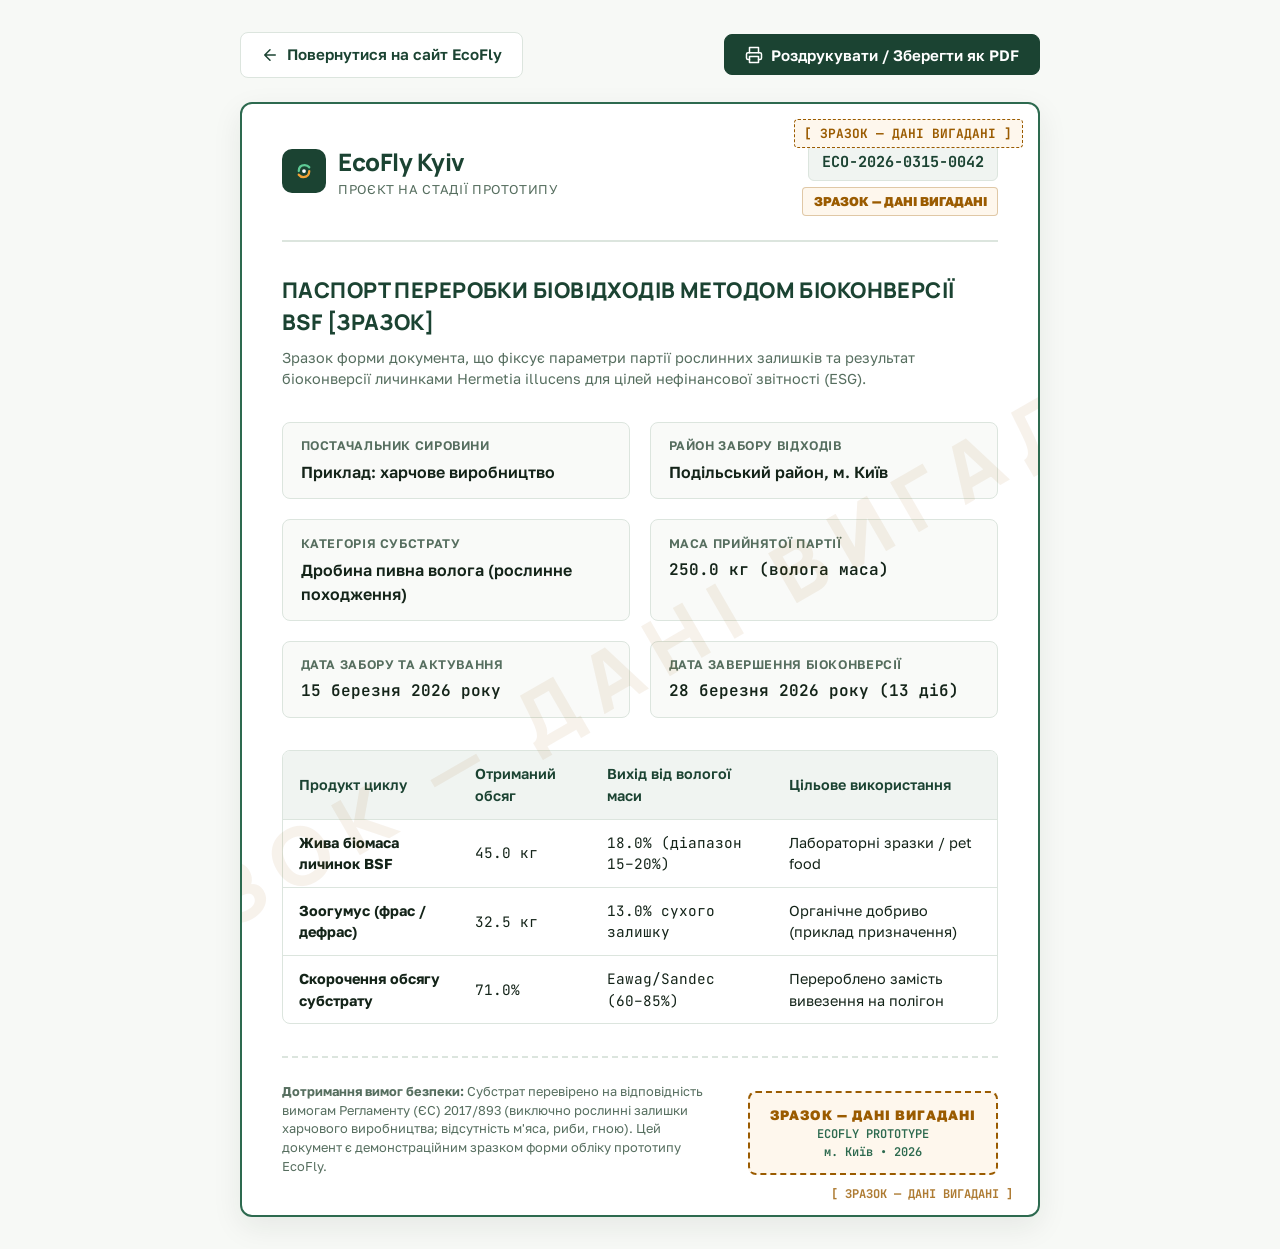
<file: assets/ecofly-passport-sample.html>
<!DOCTYPE html>
<html lang="uk">
<head>
  <meta charset="UTF-8">
  <meta name="viewport" content="width=device-width, initial-scale=1.0">
  <title>EcoFly — Зразок паспорта партії (ЗРАЗОК / SPECIMEN)</title>
  <link rel="preconnect" href="https://fonts.googleapis.com">
  <link rel="preconnect" href="https://fonts.gstatic.com" crossorigin>
  <link href="https://fonts.googleapis.com/css2?family=Golos+Text:wght@400;500;600&family=JetBrains+Mono:wght@400;600;700&family=Manrope:wght@600;700;800&display=swap" rel="stylesheet">
  <style>
    :root {
      --bg-page: #F7F9F6;
      --card-bg: #FFFFFF;
      --text-main: #142419;
      --text-muted: #566E5F;
      --brand-pine: #1B4332;
      --brand-forest: #2D6A4F;
      --accent-amber: #9A5B00;
      --border: #DCE5DE;
    }
    * { box-sizing: border-box; margin: 0; padding: 0; }
    body {
      font-family: 'Golos Text', -apple-system, BlinkMacSystemFont, 'Segoe UI', Roboto, sans-serif;
      background: var(--bg-page);
      color: var(--text-main);
      padding: 2rem 1rem;
      line-height: 1.5;
    }
    .container {
      max-width: 800px;
      margin: 0 auto;
    }
    .top-actions {
      display: flex;
      justify-content: space-between;
      align-items: center;
      margin-bottom: 1.5rem;
      gap: 1rem;
      flex-wrap: wrap;
    }
    .btn {
      display: inline-flex;
      align-items: center;
      gap: 0.5rem;
      padding: 0.65rem 1.25rem;
      font-size: 0.95rem;
      font-weight: 600;
      border-radius: 8px;
      cursor: pointer;
      text-decoration: none;
      transition: all 0.2s ease;
      font-family: inherit;
    }
    .btn-primary {
      background: var(--brand-pine);
      color: #FFFFFF;
      border: 1px solid var(--brand-pine);
    }
    .btn-primary:hover {
      background: var(--brand-forest);
    }
    .btn-outline {
      background: #FFFFFF;
      color: var(--brand-pine);
      border: 1px solid var(--border);
    }
    .btn-outline:hover {
      background: #F0F4F1;
    }
    .passport-card {
      background: var(--card-bg);
      border: 2px solid var(--brand-forest);
      border-radius: 12px;
      padding: 2.5rem;
      position: relative;
      overflow: hidden;
      box-shadow: 0 10px 30px rgba(20, 36, 25, 0.08);
    }
    .watermark {
      position: absolute;
      top: 50%;
      left: 50%;
      transform: translate(-50%, -50%) rotate(-30deg);
      font-family: 'Manrope', sans-serif;
      font-size: 5rem;
      font-weight: 800;
      color: rgba(154, 91, 0, 0.08);
      pointer-events: none;
      user-select: none;
      white-space: nowrap;
      text-transform: uppercase;
      letter-spacing: 0.2em;
    }
    .watermark-corner {
      position: absolute;
      top: 15px;
      right: 15px;
      font-family: 'JetBrains Mono', monospace;
      font-size: 0.8rem;
      font-weight: 700;
      background: #FEF7ED;
      color: var(--accent-amber);
      border: 1px dashed var(--accent-amber);
      padding: 0.25rem 0.6rem;
      border-radius: 4px;
      text-transform: uppercase;
    }
    .watermark-bottom {
      position: absolute;
      bottom: 12px;
      right: 25px;
      font-family: 'JetBrains Mono', monospace;
      font-size: 0.75rem;
      font-weight: 700;
      color: var(--accent-amber);
      opacity: 0.8;
      text-transform: uppercase;
    }
    .doc-header {
      display: flex;
      justify-content: space-between;
      align-items: flex-start;
      border-bottom: 2px solid var(--border);
      padding-bottom: 1.5rem;
      margin-bottom: 2rem;
      gap: 1rem;
    }
    .logo-area {
      display: flex;
      align-items: center;
      gap: 0.75rem;
    }
    .logo-mark {
      width: 44px;
      height: 44px;
      background: var(--brand-pine);
      border-radius: 10px;
      display: flex;
      align-items: center;
      justify-content: center;
      color: #FFFFFF;
    }
    .brand-title {
      font-family: 'Manrope', sans-serif;
      font-size: 1.5rem;
      font-weight: 800;
      letter-spacing: -0.02em;
      color: var(--brand-pine);
    }
    .brand-sub {
      font-size: 0.8rem;
      color: var(--text-muted);
      text-transform: uppercase;
      letter-spacing: 0.05em;
    }
    .doc-meta {
      text-align: right;
    }
    .doc-id-badge {
      display: inline-block;
      font-family: 'JetBrains Mono', monospace;
      font-size: 0.95rem;
      font-weight: 700;
      background: #F0F4F1;
      color: var(--brand-pine);
      padding: 0.4rem 0.8rem;
      border-radius: 6px;
      border: 1px solid var(--border);
    }
    .specimen-pill {
      display: inline-block;
      font-size: 0.8rem;
      font-weight: 800;
      text-transform: uppercase;
      background: #FEF7ED;
      color: var(--accent-amber);
      padding: 0.25rem 0.65rem;
      border-radius: 4px;
      margin-top: 0.35rem;
      border: 1px solid rgba(154, 91, 0, 0.3);
    }
    h1.doc-title {
      font-family: 'Manrope', sans-serif;
      font-size: 1.35rem;
      font-weight: 800;
      color: var(--brand-pine);
      margin-bottom: 0.5rem;
      text-transform: uppercase;
      letter-spacing: 0.02em;
    }
    p.doc-subtitle {
      font-size: 0.9rem;
      color: var(--text-muted);
      margin-bottom: 2rem;
    }
    .data-grid {
      display: grid;
      grid-template-columns: repeat(2, 1fr);
      gap: 1.25rem;
      margin-bottom: 2rem;
    }
    @media (max-width: 600px) {
      .data-grid { grid-template-columns: 1fr; }
      .passport-card { padding: 1.5rem; }
    }
    .data-row {
      background: #F9FAF8;
      border: 1px solid var(--border);
      border-radius: 8px;
      padding: 0.9rem 1.1rem;
    }
    .data-label {
      font-size: 0.78rem;
      font-weight: 600;
      text-transform: uppercase;
      letter-spacing: 0.05em;
      color: var(--text-muted);
      margin-bottom: 0.25rem;
    }
    .data-value {
      font-size: 1rem;
      font-weight: 600;
      color: var(--text-main);
    }
    .mono {
      font-family: 'JetBrains Mono', monospace;
    }
    .results-table-wrap {
      margin-bottom: 2rem;
      border: 1px solid var(--border);
      border-radius: 8px;
      overflow: hidden;
    }
    table.results-table {
      width: 100%;
      border-collapse: collapse;
      text-align: left;
      font-size: 0.9rem;
    }
    table.results-table th {
      background: #F0F4F1;
      padding: 0.75rem 1rem;
      font-weight: 600;
      color: var(--brand-pine);
      border-bottom: 1px solid var(--border);
    }
    table.results-table td {
      padding: 0.75rem 1rem;
      border-bottom: 1px solid var(--border);
    }
    table.results-table tr:last-child td {
      border-bottom: none;
    }
    .verification-section {
      display: flex;
      justify-content: space-between;
      align-items: flex-end;
      border-top: 2px dashed var(--border);
      padding-top: 1.5rem;
      gap: 1.5rem;
      flex-wrap: wrap;
    }
    .compliance-box {
      max-width: 440px;
      font-size: 0.8rem;
      color: var(--text-muted);
      line-height: 1.45;
    }
    .stamp-box {
      border: 2px dashed var(--accent-amber);
      border-radius: 8px;
      padding: 0.75rem 1.25rem;
      text-align: center;
      background: #FEF7ED;
    }
    .stamp-title {
      font-size: 0.85rem;
      font-weight: 800;
      color: var(--accent-amber);
      text-transform: uppercase;
      letter-spacing: 0.08em;
    }
    .stamp-sub {
      font-family: 'JetBrains Mono', monospace;
      font-size: 0.75rem;
      color: var(--brand-forest);
      font-weight: 600;
    }

    @media print {
      body { background: #FFFFFF; padding: 0; }
      .top-actions { display: none !important; }
      .passport-card {
        box-shadow: none;
        border: 1px solid #1B4332;
        padding: 1.5cm;
      }
    }
  </style>
</head>
<body>

  <div class="container">
    <div class="top-actions">
      <a href="../index.html" class="btn btn-outline">
        <svg width="18" height="18" viewBox="0 0 24 24" fill="none" stroke="currentColor" stroke-width="2" stroke-linecap="round" stroke-linejoin="round"><path d="M19 12H5M12 19l-7-7 7-7"/></svg>
        Повернутися на сайт EcoFly
      </a>
      <button onclick="window.print()" class="btn btn-primary">
        <svg width="18" height="18" viewBox="0 0 24 24" fill="none" stroke="currentColor" stroke-width="2" stroke-linecap="round" stroke-linejoin="round"><polyline points="6 9 6 2 18 2 18 9"></polyline><path d="M6 18H4a2 2 0 0 1-2-2v-5a2 2 0 0 1 2-2h16a2 2 0 0 1 2 2v5a2 2 0 0 1-2 2h-2"></path><rect x="6" y="14" width="12" height="8"></rect></svg>
        Роздрукувати / Зберегти як PDF
      </button>
    </div>

    <div class="passport-card">
      <div class="watermark">ЗРАЗОК — дані вигадані</div>
      <div class="watermark-corner">[ ЗРАЗОК — дані вигадані ]</div>
      <div class="watermark-bottom">[ ЗРАЗОК — дані вигадані ]</div>

      <header class="doc-header">
        <div class="logo-area">
          <div class="logo-mark">
            <svg width="24" height="24" viewBox="0 0 64 64" fill="none">
              <path d="M18 32 C18 22 24 16 34 16 C39 16 43 18 46 22" stroke="#5ECA95" stroke-width="6" stroke-linecap="round"/>
              <path d="M46 32 C46 42 40 48 30 48 C25 48 21 46 18 42" stroke="#F4A236" stroke-width="6" stroke-linecap="round"/>
              <circle cx="32" cy="32" r="5" fill="#FFFFFF"/>
            </svg>
          </div>
          <div>
            <div class="brand-title">EcoFly Kyiv</div>
            <div class="brand-sub">Проєкт на стадії прототипу</div>
          </div>
        </div>

        <div class="doc-meta">
          <div class="doc-id-badge">ECO-2026-0315-0042</div>
          <div><span class="specimen-pill">ЗРАЗОК — дані вигадані</span></div>
        </div>
      </header>

      <h1 class="doc-title">Паспорт переробки біовідходів методом біоконверсії BSF [ЗРАЗОК]</h1>
      <p class="doc-subtitle">Зразок форми документа, що фіксує параметри партії рослинних залишків та результат біоконверсії личинками Hermetia illucens для цілей нефінансової звітності (ESG).</p>

      <div class="data-grid">
        <div class="data-row">
          <div class="data-label">Постачальник сировини</div>
          <div class="data-value">Приклад: харчове виробництво</div>
        </div>
        <div class="data-row">
          <div class="data-label">Район забору відходів</div>
          <div class="data-value">Подільський район, м. Київ</div>
        </div>
        <div class="data-row">
          <div class="data-label">Категорія субстрату</div>
          <div class="data-value">Дробина пивна волога (рослинне походження)</div>
        </div>
        <div class="data-row">
          <div class="data-label">Маса прийнятої партії</div>
          <div class="data-value mono">250.0 кг (волога маса)</div>
        </div>
        <div class="data-row">
          <div class="data-label">Дата забору та актування</div>
          <div class="data-value mono">15 березня 2026 року</div>
        </div>
        <div class="data-row">
          <div class="data-label">Дата завершення біоконверсії</div>
          <div class="data-value mono">28 березня 2026 року (13 діб)</div>
        </div>
      </div>

      <div class="results-table-wrap">
        <table class="results-table">
          <thead>
            <tr>
              <th>Продукт циклу</th>
              <th>Отриманий обсяг</th>
              <th>Вихід від вологої маси</th>
              <th>Цільове використання</th>
            </tr>
          </thead>
          <tbody>
            <tr>
              <td><strong>Жива біомаса личинок BSF</strong></td>
              <td class="mono">45.0 кг</td>
              <td class="mono">18.0% (діапазон 15–20%)</td>
              <td>Лабораторні зразки / pet food</td>
            </tr>
            <tr>
              <td><strong>Зоогумус (фрас / дефрас)</strong></td>
              <td class="mono">32.5 кг</td>
              <td class="mono">13.0% сухого залишку</td>
              <td>Органічне добриво (приклад призначення)</td>
            </tr>
            <tr>
              <td><strong>Скорочення обсягу субстрату</strong></td>
              <td class="mono">71.0%</td>
              <td class="mono">Eawag/Sandec (60–85%)</td>
              <td>Перероблено замість вивезення на полігон</td>
            </tr>
          </tbody>
        </table>
      </div>

      <div class="verification-section">
        <div class="compliance-box">
          <strong>Дотримання вимог безпеки:</strong> Субстрат перевірено на відповідність вимогам Регламенту (ЄС) 2017/893 (виключно рослинні залишки харчового виробництва; відсутність м'яса, риби, гною). Цей документ є демонстраційним зразком форми обліку прототипу EcoFly.
        </div>

        <div class="stamp-box">
          <div class="stamp-title">ЗРАЗОК — дані вигадані</div>
          <div class="stamp-sub">ECOFLY PROTOTYPE</div>
          <div class="stamp-sub">м. Київ • 2026</div>
        </div>
      </div>
    </div>
  </div>

</body>
</html>
</file>
